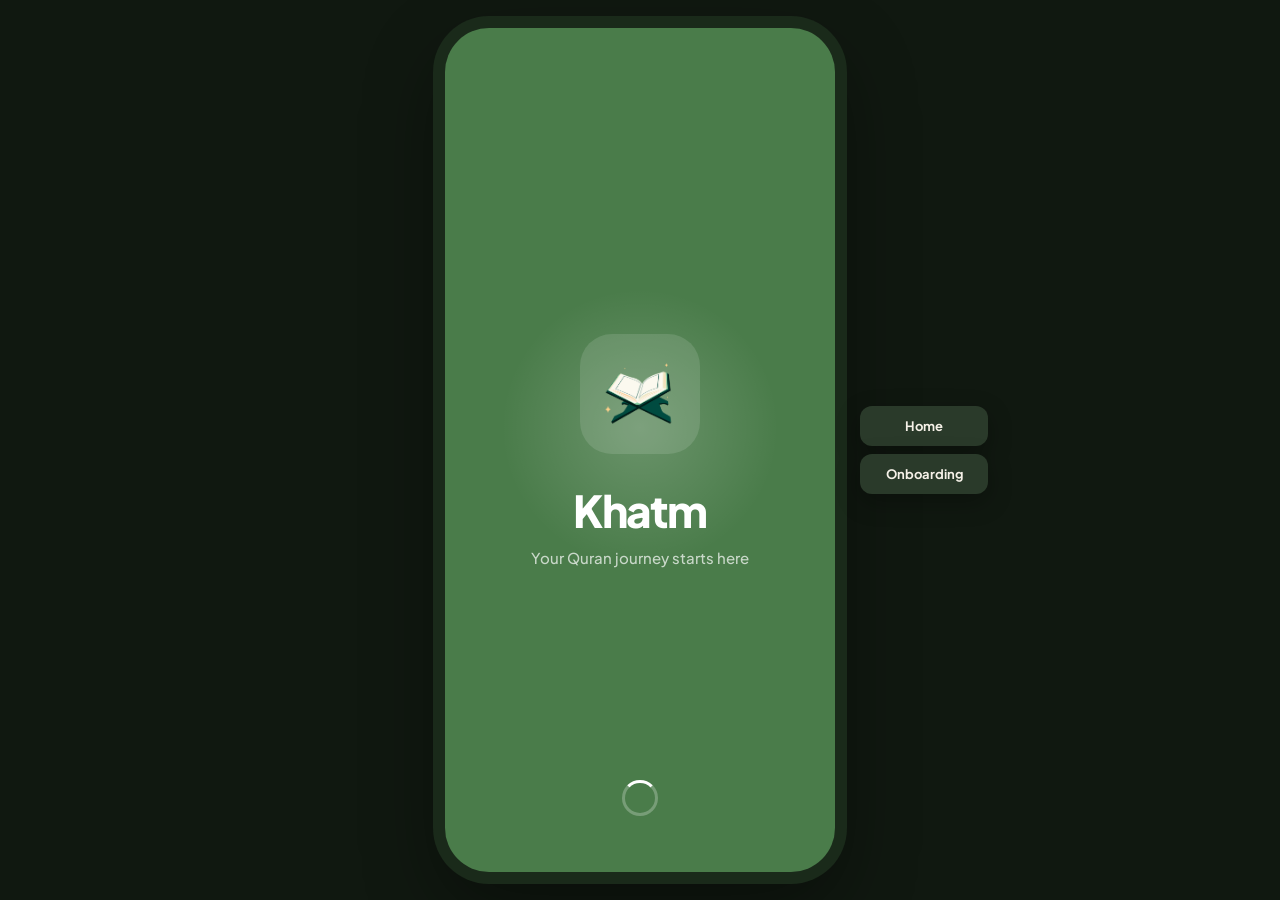
<file: index.html>
<!DOCTYPE html>
<html lang="en">
<head>
  <meta charset="UTF-8" />
  <meta name="viewport" content="width=device-width, initial-scale=1, viewport-fit=cover" />
  <title>Khatm</title>
  <script>
    (function () {
      var saved = localStorage.getItem("khatm-theme");
      var theme = saved || (window.matchMedia("(prefers-color-scheme: dark)").matches ? "dark" : "light");
      document.documentElement.setAttribute("data-theme", theme);
    })();
  </script>
  <link rel="preconnect" href="https://fonts.googleapis.com" />
  <link rel="preconnect" href="https://fonts.gstatic.com" crossorigin />
  <link href="https://fonts.googleapis.com/css2?family=Plus+Jakarta+Sans:wght@500;600;700;800&display=swap" rel="stylesheet" />
  <link rel="stylesheet" href="splash.css" />
  <link rel="stylesheet" href="preview-nav.css" />
</head>
<body>
  <div class="device">
    <div class="phone splash-phone">
      <div class="splash">
        <div class="splash-glow" aria-hidden="true"></div>
        <div class="splash-mark">
          <img src="assets/quran-rehal.png" alt="" width="120" height="120" />
        </div>
        <h1 class="splash-title">Khatm</h1>
        <p class="splash-tagline">Your Quran journey starts here</p>
        <div class="splash-loader" aria-hidden="true">
          <span></span>
        </div>
      </div>
    </div>
  </div>
  <script src="splash.js"></script>
  <script src="preview-nav.js"></script>
</body>
</html>
</file>
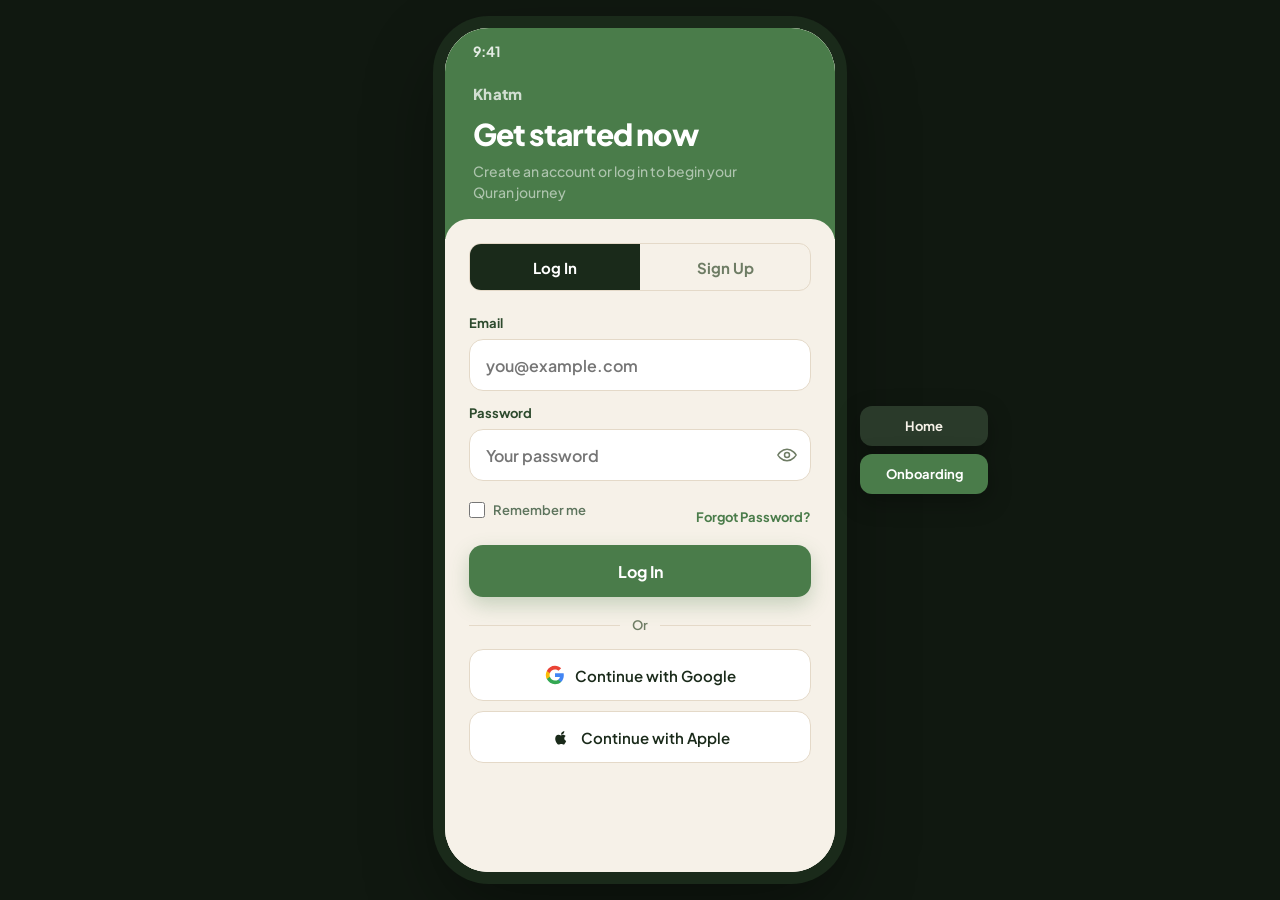
<file: onboarding.html>
<!DOCTYPE html>
<html lang="en">
<head>
  <meta charset="UTF-8" />
  <meta name="viewport" content="width=device-width, initial-scale=1, viewport-fit=cover" />
  <title>Khatm · Welcome</title>
  <script>
    (function () {
      var saved = localStorage.getItem("khatm-theme");
      var theme = saved || (window.matchMedia("(prefers-color-scheme: dark)").matches ? "dark" : "light");
      document.documentElement.setAttribute("data-theme", theme);
    })();
  </script>
  <link rel="preconnect" href="https://fonts.googleapis.com" />
  <link rel="preconnect" href="https://fonts.gstatic.com" crossorigin />
  <link href="https://fonts.googleapis.com/css2?family=Noto+Naskh+Arabic:wght@500;700&family=Plus+Jakarta+Sans:wght@400;500;600;700;800&display=swap" rel="stylesheet" />
  <link rel="stylesheet" href="onboarding.css" />
  <link rel="stylesheet" href="preview-nav.css" />
</head>
<body data-preview="onboarding.html">
  <div class="device">
    <div class="phone">
      <!-- ── Auth screen ── -->
      <div class="auth-screen" id="auth-screen">
        <!-- Dark header -->
        <div class="auth-header">
          <div class="status-bar auth-status-bar">
            <span class="status-time">9:41</span>
            <span aria-hidden="true"> </span>
          </div>
          <div class="auth-header-text">
            <p class="auth-header-brand">Khatm</p>
            <h1 class="auth-header-title">Get started now</h1>
            <p class="auth-header-copy">Create an account or log in to begin your Quran journey</p>
          </div>
        </div>

        <!-- White card with tab toggle -->
        <div class="auth-card">
          <!-- Tab toggle -->
          <div class="auth-tabs">
            <button class="auth-tab is-active" type="button" data-tab="login">Log In</button>
            <button class="auth-tab" type="button" data-tab="signup">Sign Up</button>
          </div>

          <!-- Login form -->
          <div class="auth-form is-active" id="auth-login-form">
            <label class="onboard-label" for="login-email">Email</label>
            <input class="onboard-input" id="login-email" type="email" placeholder="you@example.com" autocomplete="email" />

            <label class="onboard-label" for="login-password">Password</label>
            <div class="password-field">
              <input class="onboard-input" id="login-password" type="password" placeholder="Your password" autocomplete="current-password" />
              <button class="password-toggle" type="button" aria-label="Show password">
                <svg viewBox="0 0 24 24" width="20" height="20" fill="none" stroke="currentColor" stroke-width="1.8" stroke-linecap="round" stroke-linejoin="round"><path d="M1 12s4-7 11-7 11 7 11 7-4 7-11 7S1 12 1 12z"/><circle cx="12" cy="12" r="3"/></svg>
              </button>
            </div>

            <div class="auth-meta-row">
              <label class="auth-remember"><input type="checkbox" /> Remember me</label>
              <button class="auth-forgot" type="button">Forgot Password?</button>
            </div>

            <button class="auth-submit" type="button" id="auth-login-submit">Log In</button>
          </div>

          <!-- Signup form -->
          <div class="auth-form" id="auth-signup-form">
            <label class="onboard-label" for="signup-name">Full name</label>
            <input class="onboard-input" id="signup-name" type="text" placeholder="Faizan Ahmad" autocomplete="name" />

            <label class="onboard-label" for="signup-email">Email</label>
            <input class="onboard-input" id="signup-email" type="email" placeholder="you@example.com" autocomplete="email" />

            <label class="onboard-label" for="signup-password">Password</label>
            <div class="password-field">
              <input class="onboard-input" id="signup-password" type="password" placeholder="Create a password" autocomplete="new-password" />
              <button class="password-toggle" type="button" aria-label="Show password">
                <svg viewBox="0 0 24 24" width="20" height="20" fill="none" stroke="currentColor" stroke-width="1.8" stroke-linecap="round" stroke-linejoin="round"><path d="M1 12s4-7 11-7 11 7 11 7-4 7-11 7S1 12 1 12z"/><circle cx="12" cy="12" r="3"/></svg>
              </button>
            </div>

            <button class="auth-submit" type="button" id="auth-signup-submit">Sign Up</button>
          </div>

          <!-- Shared social buttons -->
          <div class="auth-divider"><span>Or</span></div>

          <button class="auth-social" type="button" id="google-auth">
            <svg viewBox="0 0 24 24" width="20" height="20"><path d="M22.56 12.25c0-.78-.07-1.53-.2-2.25H12v4.26h5.92a5.06 5.06 0 0 1-2.2 3.32v2.77h3.57c2.08-1.92 3.28-4.74 3.28-8.1z" fill="#4285F4"/><path d="M12 23c2.97 0 5.46-.98 7.28-2.66l-3.57-2.77c-.98.66-2.23 1.06-3.71 1.06-2.86 0-5.29-1.93-6.16-4.53H2.18v2.84C3.99 20.53 7.7 23 12 23z" fill="#34A853"/><path d="M5.84 14.09a6.97 6.97 0 0 1 0-4.17V7.07H2.18a11.01 11.01 0 0 0 0 9.86l3.66-2.84z" fill="#FBBC05"/><path d="M12 5.38c1.62 0 3.06.56 4.21 1.64l3.15-3.15C17.45 2.09 14.97 1 12 1 7.7 1 3.99 3.47 2.18 7.07l3.66 2.84c.87-2.6 3.3-4.53 6.16-4.53z" fill="#EA4335"/></svg>
            Continue with Google
          </button>

          <button class="auth-social" type="button" id="apple-auth">
            <svg viewBox="0 0 24 24" width="20" height="20" fill="currentColor"><path d="M17.05 20.28c-.98.95-2.05.88-3.08.4-1.09-.5-2.08-.52-3.23 0-1.44.65-2.2.46-3.06-.4C3.79 16.17 4.36 9.53 8.9 9.28c1.26.07 2.13.72 2.91.77.99-.2 1.95-.78 3.01-.7 1.27.1 2.23.6 2.86 1.5-2.63 1.57-2 5.01.53 5.97-.63 1.64-1.44 3.24-3.15 4.46zM12.03 9.22c-.15-2.34 1.78-4.3 3.97-4.5.3 2.62-2.38 4.6-3.97 4.5z"/></svg>
            Continue with Apple
          </button>
        </div>
      </div>

      <!-- ── Onboarding flow ── -->
      <div class="status-bar onboard-status-bar" id="onboard-status-bar" style="display:none;">
        <span class="status-time">9:41</span>
        <span aria-hidden="true"> </span>
      </div>

      <div class="onboard" id="onboard-main" style="display:none;">
        <div class="onboard-top">
          <button class="onboard-back" type="button" id="onboard-back" aria-label="Back">
            <svg viewBox="0 0 24 24" width="22" height="22" fill="none" stroke="currentColor" stroke-width="2" stroke-linecap="round"><path d="M15 6l-6 6 6 6"/></svg>
          </button>
          <button class="onboard-skip" type="button" id="onboard-skip">Skip</button>
        </div>

        <div class="onboard-dots" aria-hidden="true">
          <span class="onboard-dot is-active"></span>
          <span class="onboard-dot"></span>
          <span class="onboard-dot"></span>
          <span class="onboard-dot"></span>
        </div>

        <div class="onboard-steps">
          <!-- 1 · Name -->
          <section class="onboard-step is-active" data-step="0">
            <div class="onboard-form">
              <h2 class="onboard-title" style="font-size: 24px; margin-bottom: 8px;">What should we call you?</h2>
              <p class="onboard-copy" style="max-width: none; margin-bottom: 20px;">We’ll greet you on the home screen each day.</p>
              <label class="onboard-label" for="onboard-name">Your name</label>
              <input class="onboard-input" id="onboard-name" type="text" placeholder="Faizan Ahmad" autocomplete="name" />
            </div>
          </section>

          <!-- 2 · Khatm goal -->
          <section class="onboard-step" data-step="1">
            <div class="onboard-form">
              <h2 class="onboard-title" style="font-size: 24px; margin-bottom: 8px;">Choose your khatm goal</h2>
              <p class="onboard-copy" style="max-width: none; margin-bottom: 20px;">How long would you like to finish the Quran?</p>
              <div class="onboard-options">
                <button class="onboard-option" type="button" data-goal="30">
                  <span class="onboard-option-copy">
                    <span class="onboard-option-title">30 days</span>
                    <span class="onboard-option-sub">~20 pages per day</span>
                  </span>
                  <span class="onboard-option-check" aria-hidden="true">
                    <svg viewBox="0 0 24 24" width="12" height="12" fill="none" stroke="currentColor" stroke-width="3" stroke-linecap="round"><path d="M5 12.5 10 17.5 19 7.5"/></svg>
                  </span>
                </button>
                <button class="onboard-option is-selected" type="button" data-goal="60">
                  <span class="onboard-option-copy">
                    <span class="onboard-option-title">60 days</span>
                    <span class="onboard-option-sub">~10 pages per day · recommended</span>
                  </span>
                  <span class="onboard-option-check" aria-hidden="true">
                    <svg viewBox="0 0 24 24" width="12" height="12" fill="none" stroke="currentColor" stroke-width="3" stroke-linecap="round"><path d="M5 12.5 10 17.5 19 7.5"/></svg>
                  </span>
                </button>
                <button class="onboard-option" type="button" data-goal="90">
                  <span class="onboard-option-copy">
                    <span class="onboard-option-title">90 days</span>
                    <span class="onboard-option-sub">~7 pages per day</span>
                  </span>
                  <span class="onboard-option-check" aria-hidden="true">
                    <svg viewBox="0 0 24 24" width="12" height="12" fill="none" stroke="currentColor" stroke-width="3" stroke-linecap="round"><path d="M5 12.5 10 17.5 19 7.5"/></svg>
                  </span>
                </button>
                <div class="onboard-option onboard-custom" id="custom-goal">
                  <span class="onboard-option-copy">
                    <span class="onboard-option-title">Custom</span>
                    <span class="onboard-option-sub" id="custom-goal-hint">Set your own number of days</span>
                  </span>
                  <input
                    class="onboard-custom-input"
                    id="custom-goal-days"
                    type="number"
                    min="1"
                    max="365"
                    inputmode="numeric"
                    placeholder="Days"
                    aria-label="Custom khatm days"
                  />
                </div>
              </div>
            </div>
          </section>

          <!-- 3 · Reminder -->
          <section class="onboard-step" data-step="2">
            <div class="onboard-form">
              <h2 class="onboard-title" style="font-size: 24px; margin-bottom: 8px;">Daily reminder</h2>
              <p class="onboard-copy" style="max-width: none; margin-bottom: 20px;">When should we nudge you to read?</p>
              <div class="onboard-options">
                <button class="onboard-option is-selected" type="button" data-reminder="After Fajr">
                  <span class="onboard-option-copy">
                    <span class="onboard-option-title">After Fajr</span>
                    <span class="onboard-option-sub">Start the day with Quran</span>
                  </span>
                  <span class="onboard-option-check" aria-hidden="true">
                    <svg viewBox="0 0 24 24" width="12" height="12" fill="none" stroke="currentColor" stroke-width="3" stroke-linecap="round"><path d="M5 12.5 10 17.5 19 7.5"/></svg>
                  </span>
                </button>
                <button class="onboard-option" type="button" data-reminder="After Maghrib">
                  <span class="onboard-option-copy">
                    <span class="onboard-option-title">After Maghrib</span>
                    <span class="onboard-option-sub">Evening reflection</span>
                  </span>
                  <span class="onboard-option-check" aria-hidden="true">
                    <svg viewBox="0 0 24 24" width="12" height="12" fill="none" stroke="currentColor" stroke-width="3" stroke-linecap="round"><path d="M5 12.5 10 17.5 19 7.5"/></svg>
                  </span>
                </button>
                <button class="onboard-option" type="button" data-reminder="Before sleep">
                  <span class="onboard-option-copy">
                    <span class="onboard-option-title">Before sleep</span>
                    <span class="onboard-option-sub">Wind down with reading</span>
                  </span>
                  <span class="onboard-option-check" aria-hidden="true">
                    <svg viewBox="0 0 24 24" width="12" height="12" fill="none" stroke="currentColor" stroke-width="3" stroke-linecap="round"><path d="M5 12.5 10 17.5 19 7.5"/></svg>
                  </span>
                </button>
              </div>
            </div>
          </section>

          <!-- 4 · Summary -->
          <section class="onboard-step" data-step="3">
            <div class="onboard-form">
              <h2 class="onboard-title" style="font-size: 24px; margin-bottom: 8px;">You’re all set</h2>
              <p class="onboard-copy" style="max-width: none; margin-bottom: 20px;">Here’s your khatm plan. You can change this anytime in Settings.</p>
              <ul class="onboard-summary">
                <li><span>Name</span><span id="summary-name">—</span></li>
                <li><span>Khatm goal</span><span id="summary-goal">60 days</span></li>
                <li><span>Daily reading</span><span id="summary-pages">3 pages / day</span></li>
                <li><span>Reminder</span><span id="summary-reminder">After Fajr</span></li>
              </ul>
            </div>
          </section>
        </div>

        <div class="onboard-foot">
          <button class="onboard-next" type="button" id="onboard-next">Get started</button>
        </div>
      </div>
    </div>
  </div>

  <script src="onboarding.js"></script>
  <script src="preview-nav.js"></script>
</body>
</html>
</file>
<file: splash.css>
:root {
  --bg: #F6F1E8;
  --forest-dark: #1A2A1A;
  --green: #4A7C4A;
  --muted-forest: #5C735C;
  --device-bg: #101810;
  --bezel: #1A2A1A;
  --reading-grad: linear-gradient(135deg, #5B8F5C 0%, #3E6B40 58%, #2D4A2D 100%);
  color-scheme: light;
  font-family: "Plus Jakarta Sans", -apple-system, BlinkMacSystemFont, "Segoe UI", sans-serif;
}

[data-theme="dark"] {
  --bg: #121912;
  --forest-dark: #F0EBE2;
  --green: #5E9A5A;
  --muted-forest: #A8B8A4;
  --device-bg: #070A07;
  --bezel: #0A100A;
  --reading-grad: linear-gradient(135deg, #3F6B40 0%, #2C4A2D 58%, #1A2A1A 100%);
  color-scheme: dark;
}

*,
*::before,
*::after {
  box-sizing: border-box;
  margin: 0;
  padding: 0;
}

html,
body {
  min-height: 100%;
}

body {
  background: var(--device-bg);
  color: var(--forest-dark);
  -webkit-font-smoothing: antialiased;
}

.device {
  min-height: 100vh;
  display: flex;
  align-items: center;
  justify-content: center;
  padding: 24px 16px;
}

.phone {
  position: relative;
  width: 390px;
  height: 844px;
  max-height: calc(100vh - 48px);
  background: var(--bg);
  border-radius: 44px;
  overflow: hidden;
  box-shadow:
    0 0 0 12px var(--bezel),
    0 30px 80px rgba(0, 0, 0, 0.45);
  display: flex;
  flex-direction: column;
}

.splash-phone {
  background: var(--green);
}

.splash {
  flex: 1;
  display: flex;
  flex-direction: column;
  align-items: center;
  justify-content: center;
  text-align: center;
  position: relative;
  padding: 32px;
}

.splash-glow {
  position: absolute;
  width: 280px;
  height: 280px;
  border-radius: 50%;
  background: radial-gradient(circle, rgba(255,255,255,0.18) 0%, transparent 70%);
  top: 50%;
  left: 50%;
  transform: translate(-50%, -58%);
  pointer-events: none;
}

.splash-mark {
  width: 120px;
  height: 120px;
  border-radius: 32px;
  display: grid;
  place-items: center;
  background: rgba(255,255,255,0.12);
  margin-bottom: 28px;
  animation: splash-pop 0.7s cubic-bezier(0.22, 1, 0.36, 1) both;
}

.splash-mark img {
  width: 88px;
  height: auto;
  display: block;
  object-fit: contain;
}

.splash-title {
  font-size: 44px;
  font-weight: 800;
  letter-spacing: -0.04em;
  color: #fff;
  margin-bottom: 10px;
  animation: splash-fade-up 0.6s ease 0.15s both;
}

.splash-tagline {
  font-size: 15px;
  font-weight: 500;
  color: rgba(255,255,255,0.7);
  animation: splash-fade-up 0.6s ease 0.28s both;
}

.splash-loader {
  position: absolute;
  bottom: 56px;
  width: 36px;
  height: 36px;
  animation: splash-fade-up 0.5s ease 0.45s both;
}

.splash-loader span {
  display: block;
  width: 100%;
  height: 100%;
  border-radius: 50%;
  border: 3px solid rgba(255,255,255,0.25);
  border-top-color: #fff;
  animation: splash-spin 0.8s linear infinite;
}

@keyframes splash-pop {
  from {
    opacity: 0;
    transform: scale(0.7);
  }
  to {
    opacity: 1;
    transform: scale(1);
  }
}

@keyframes splash-fade-up {
  from {
    opacity: 0;
    transform: translateY(12px);
  }
  to {
    opacity: 1;
    transform: translateY(0);
  }
}

@keyframes splash-spin {
  to {
    transform: rotate(360deg);
  }
}

@media (max-width: 430px) {
  body {
    background: var(--green);
  }

  .device {
    padding: 0;
    min-height: 100dvh;
  }

  .phone {
    width: 100%;
    height: 100dvh;
    max-height: none;
    border-radius: 0;
    box-shadow: none;
  }
}
</file>
<file: preview-nav.css>
.preview-nav {
  position: fixed;
  left: calc(50% + 220px);
  top: 50%;
  transform: translateY(-50%);
  z-index: 100;
  display: flex;
  flex-direction: column;
  gap: 8px;
  font-family: "Plus Jakarta Sans", -apple-system, BlinkMacSystemFont, "Segoe UI", sans-serif;
}

.preview-nav-btn {
  min-width: 128px;
  height: 40px;
  padding: 0 14px;
  border: none;
  border-radius: 12px;
  background: #2A3A2A;
  color: #F6F1E8;
  font: inherit;
  font-size: 13px;
  font-weight: 700;
  cursor: pointer;
  box-shadow: 0 8px 24px rgba(0, 0, 0, 0.28);
}

.preview-nav-btn:hover {
  background: #3A4E3A;
}

.preview-nav-btn.is-current {
  background: #4A7C4A;
  color: #fff;
}

@media (max-width: 900px) {
  .preview-nav {
    left: auto;
    right: 12px;
    top: auto;
    bottom: 16px;
    transform: none;
    flex-direction: row;
  }

  .preview-nav-btn {
    min-width: 0;
    padding: 0 12px;
  }
}
</file>
<file: onboarding.css>
:root {
  --bg: #F6F1E8;
  --forest: #2D4A2D;
  --forest-dark: #1A2A1A;
  --green: #4A7C4A;
  --sand: #C4A882;
  --sand-light: #E8DFD0;
  --sand-chip: #EDE5D8;
  --text: #1A2A1A;
  --muted: #6E7C64;
  --muted-forest: #5C735C;
  --divider: #E4D9C8;
  --card: #ffffff;
  --trend-bg: #E7F3E8;
  --device-bg: #101810;
  --bezel: #1A2A1A;
  --reading-grad: linear-gradient(135deg, #5B8F5C 0%, #3E6B40 58%, #2D4A2D 100%);
  --safe-bottom: env(safe-area-inset-bottom, 0px);
  color-scheme: light;
  font-family: "Plus Jakarta Sans", -apple-system, BlinkMacSystemFont, "Segoe UI", sans-serif;
}

[data-theme="dark"] {
  --bg: #121912;
  --forest: #C5D6C2;
  --forest-dark: #F0EBE2;
  --green: #5E9A5A;
  --sand: #C4A882;
  --sand-light: #2C382C;
  --sand-chip: #1E271E;
  --text: #F0EBE2;
  --muted: #9AAB94;
  --muted-forest: #A8B8A4;
  --divider: #2C382C;
  --card: #1A221A;
  --trend-bg: #243324;
  --device-bg: #070A07;
  --bezel: #0A100A;
  --reading-grad: linear-gradient(135deg, #3F6B40 0%, #2C4A2D 58%, #1A2A1A 100%);
  color-scheme: dark;
}

*,
*::before,
*::after {
  box-sizing: border-box;
  margin: 0;
  padding: 0;
}

html,
body {
  min-height: 100%;
}

body {
  background: var(--device-bg);
  color: var(--text);
  -webkit-font-smoothing: antialiased;
}

button,
input {
  font: inherit;
  color: inherit;
}

button {
  border: none;
  background: none;
  cursor: pointer;
}

.device {
  min-height: 100vh;
  display: flex;
  align-items: center;
  justify-content: center;
  padding: 24px 16px;
}

.phone {
  position: relative;
  width: 390px;
  height: 844px;
  max-height: calc(100vh - 48px);
  background: var(--bg);
  border-radius: 44px;
  overflow: hidden;
  box-shadow:
    0 0 0 12px var(--bezel),
    0 30px 80px rgba(0, 0, 0, 0.45);
  display: flex;
  flex-direction: column;
}

.status-bar {
  flex: 0 0 auto;
  display: flex;
  align-items: center;
  justify-content: space-between;
  padding: 14px 28px 0;
  font-size: 14px;
  font-weight: 700;
  color: var(--forest-dark);
}

.onboard {
  flex: 1;
  min-height: 0;
  display: flex;
  flex-direction: column;
  padding: 8px 24px calc(20px + var(--safe-bottom));
}

.onboard-top {
  display: flex;
  align-items: center;
  justify-content: space-between;
  min-height: 44px;
  margin-bottom: 8px;
}

.onboard-back {
  width: 44px;
  height: 44px;
  display: grid;
  place-items: center;
  color: var(--forest-dark);
  border-radius: 12px;
  visibility: hidden;
}

.onboard-back.is-visible {
  visibility: visible;
}

.onboard-skip {
  font-size: 14px;
  font-weight: 700;
  color: var(--muted-forest);
  padding: 10px 4px;
}

.onboard-dots {
  display: flex;
  align-items: center;
  justify-content: center;
  gap: 6px;
  margin-bottom: 20px;
}

.onboard-dot {
  width: 7px;
  height: 7px;
  border-radius: 50%;
  background: var(--sand-light);
  transition: width 0.25s ease, background 0.25s ease;
}

.onboard-dot.is-active {
  width: 22px;
  border-radius: 999px;
  background: var(--green);
}

.onboard-steps {
  flex: 1;
  min-height: 0;
  position: relative;
  overflow: hidden;
}

.onboard-step {
  position: absolute;
  inset: 0;
  display: flex;
  flex-direction: column;
  opacity: 0;
  transform: translateX(24px);
  pointer-events: none;
  transition: opacity 0.32s ease, transform 0.32s ease;
}

.onboard-step.is-active {
  opacity: 1;
  transform: translateX(0);
  pointer-events: auto;
}

.onboard-step.is-exiting {
  opacity: 0;
  transform: translateX(-24px);
}

/* ── Auth screen ── */

.auth-screen {
  position: absolute;
  inset: 0;
  display: flex;
  flex-direction: column;
  z-index: 10;
  background: var(--bg);
  transition: opacity 0.4s ease, visibility 0.4s ease;
}

.auth-screen.is-hidden {
  opacity: 0;
  visibility: hidden;
  pointer-events: none;
}

.auth-header {
  flex: 0 0 auto;
  background: var(--green);
  padding-bottom: 36px;
}

[data-theme="dark"] .auth-header {
  background: var(--green);
}

.auth-status-bar {
  color: rgba(255,255,255,0.85) !important;
}

.auth-header-text {
  padding: 24px 28px 0;
}

.auth-header-brand {
  font-size: 15px;
  font-weight: 800;
  color: rgba(255,255,255,0.75);
  letter-spacing: 0.02em;
  margin-bottom: 12px;
}

.auth-header-title {
  font-size: 30px;
  font-weight: 800;
  letter-spacing: -0.03em;
  color: #fff;
  margin-bottom: 8px;
}

.auth-header-copy {
  font-size: 14px;
  line-height: 1.5;
  font-weight: 500;
  color: rgba(255,255,255,0.55);
  max-width: 280px;
}

.auth-card {
  flex: 1;
  min-height: 0;
  background: var(--bg);
  border-radius: 24px 24px 0 0;
  margin-top: -20px;
  position: relative;
  z-index: 3;
  padding: 24px 24px calc(24px + var(--safe-bottom));
  overflow-y: auto;
}

/* Tab toggle */
.auth-tabs {
  display: flex;
  border-radius: 12px;
  border: 1.5px solid var(--divider);
  overflow: hidden;
  margin-bottom: 24px;
}

.auth-tab {
  flex: 1;
  height: 46px;
  font-size: 15px;
  font-weight: 700;
  color: var(--muted);
  background: transparent;
  transition: background 0.2s, color 0.2s;
}

.auth-tab.is-active {
  background: var(--forest-dark);
  color: #fff;
}

[data-theme="dark"] .auth-tab.is-active {
  background: var(--green);
}

.auth-form {
  display: none;
}

.auth-form.is-active {
  display: block;
}

.auth-form .onboard-label {
  margin-top: 14px;
}

.auth-form .onboard-label:first-child {
  margin-top: 0;
}

.auth-meta-row {
  display: flex;
  align-items: center;
  justify-content: space-between;
  margin-top: 14px;
}

.auth-remember {
  display: flex;
  align-items: center;
  gap: 8px;
  font-size: 13px;
  font-weight: 600;
  color: var(--muted-forest);
  cursor: pointer;
}

.auth-remember input {
  width: 16px;
  height: 16px;
  accent-color: var(--green);
  cursor: pointer;
}

.auth-forgot {
  font-size: 13px;
  font-weight: 700;
  color: var(--green);
}

.auth-submit {
  width: 100%;
  height: 52px;
  margin-top: 20px;
  border-radius: 14px;
  background: var(--green);
  color: #fff;
  font-size: 16px;
  font-weight: 700;
  box-shadow: 0 8px 20px rgba(74, 124, 74, 0.28);
  transition: transform 0.15s ease;
}

.auth-submit:active {
  transform: scale(0.97);
}

.auth-social {
  display: flex;
  align-items: center;
  justify-content: center;
  gap: 10px;
  width: 100%;
  height: 52px;
  border-radius: 14px;
  border: 1.5px solid var(--divider);
  background: var(--card);
  font-family: inherit;
  font-size: 15px;
  font-weight: 600;
  color: var(--forest-dark);
  margin-bottom: 10px;
  transition: background 0.2s;
}

.auth-social:last-child {
  margin-bottom: 0;
}

.auth-social:active {
  background: var(--sand-light);
}

.onboard-status-bar {
  flex: 0 0 auto;
}

/* ── Auth screens (shared) ── */

.password-field {
  position: relative;
}

.password-field .onboard-input {
  padding-right: 48px;
}

.password-toggle {
  position: absolute;
  top: 0;
  right: 0;
  width: 48px;
  height: 52px;
  display: grid;
  place-items: center;
  color: var(--muted);
}

.auth-forgot {
  display: block;
  margin: 14px 0 0;
  font-size: 13px;
  font-weight: 700;
  color: var(--green);
  text-align: right;
}

.auth-divider {
  display: flex;
  align-items: center;
  gap: 12px;
  margin: 20px 0 16px;
}

.auth-divider::before,
.auth-divider::after {
  content: "";
  flex: 1;
  height: 1px;
  background: var(--divider);
}

.auth-divider span {
  font-size: 13px;
  font-weight: 600;
  color: var(--muted);
}

.onboard-hero {
  flex: 1;
  display: flex;
  flex-direction: column;
  align-items: center;
  justify-content: center;
  text-align: center;
  padding: 12px 0 24px;
}

.onboard-icon {
  width: 88px;
  height: 88px;
  border-radius: 28px;
  display: grid;
  place-items: center;
  background: var(--reading-grad);
  color: var(--sand);
  margin-bottom: 24px;
  box-shadow: 0 12px 32px rgba(45, 74, 45, 0.28);
}

.onboard-icon svg {
  width: 44px;
  height: 44px;
}

.onboard-kicker {
  font-size: 13px;
  font-weight: 600;
  color: var(--muted);
  margin-bottom: 8px;
}

.onboard-title {
  font-size: 28px;
  font-weight: 800;
  letter-spacing: -0.03em;
  color: var(--forest-dark);
  line-height: 1.15;
  margin-bottom: 12px;
}

.onboard-title[lang="ar"] {
  font-family: "Noto Naskh Arabic", serif;
  font-size: 32px;
}

.onboard-copy {
  font-size: 15px;
  line-height: 1.55;
  color: var(--muted-forest);
  max-width: 280px;
}

.onboard-form {
  flex: 1;
  min-height: 0;
  overflow: auto;
  padding: 4px 0 16px;
}

.onboard-label {
  display: block;
  font-size: 13px;
  font-weight: 700;
  color: var(--forest);
  margin-bottom: 8px;
}

.onboard-input {
  width: 100%;
  height: 52px;
  padding: 0 16px;
  border: 1.5px solid var(--divider);
  border-radius: 14px;
  background: var(--card);
  font-size: 16px;
  font-weight: 600;
  color: var(--forest-dark);
  outline: none;
  transition: border-color 0.2s ease, box-shadow 0.2s ease;
}

.onboard-input:focus {
  border-color: var(--green);
  box-shadow: 0 0 0 3px rgba(74, 124, 74, 0.18);
}

.onboard-options {
  display: flex;
  flex-direction: column;
  gap: 10px;
}

.onboard-option {
  display: flex;
  align-items: center;
  justify-content: space-between;
  gap: 12px;
  width: 100%;
  min-height: 56px;
  padding: 14px 16px;
  border-radius: 16px;
  border: 1.5px solid var(--divider);
  background: var(--card);
  text-align: left;
  transition: border-color 0.2s ease, background 0.2s ease;
}

.onboard-option.is-selected {
  border-color: var(--green);
  background: var(--trend-bg);
}

[data-theme="dark"] .onboard-option.is-selected {
  background: var(--trend-bg);
}

.onboard-option-copy {
  display: flex;
  flex-direction: column;
  gap: 2px;
}

.onboard-option-title {
  font-size: 15px;
  font-weight: 700;
  color: var(--forest-dark);
}

.onboard-option-sub {
  font-size: 12px;
  font-weight: 600;
  color: var(--muted);
}

.onboard-option-check {
  width: 22px;
  height: 22px;
  border-radius: 50%;
  border: 2px solid var(--divider);
  flex: 0 0 auto;
  display: grid;
  place-items: center;
  color: transparent;
  transition: border-color 0.2s ease, background 0.2s ease, color 0.2s ease;
}

.onboard-option.is-selected .onboard-option-check {
  border-color: var(--green);
  background: var(--green);
  color: #fff;
}

.onboard-custom {
  cursor: text;
}

.onboard-custom-input {
  width: 78px;
  height: 36px;
  flex: 0 0 auto;
  padding: 0 10px;
  border: 1.5px solid var(--divider);
  border-radius: 10px;
  background: var(--bg);
  font-size: 15px;
  font-weight: 800;
  color: var(--forest-dark);
  text-align: center;
  outline: none;
}

.onboard-custom-input::-webkit-outer-spin-button,
.onboard-custom-input::-webkit-inner-spin-button {
  -webkit-appearance: none;
  margin: 0;
}

.onboard-custom-input {
  appearance: textfield;
  -moz-appearance: textfield;
}

.onboard-custom.is-selected .onboard-custom-input {
  border-color: var(--green);
}

.onboard-summary {
  margin-top: 8px;
  padding: 16px;
  border-radius: 18px;
  background: var(--card);
  border: 1px solid var(--divider);
}

.onboard-summary li {
  list-style: none;
  display: flex;
  justify-content: space-between;
  gap: 12px;
  padding: 10px 0;
  font-size: 14px;
  border-bottom: 1px solid var(--divider);
}

.onboard-summary li:last-child {
  border-bottom: none;
}

.onboard-summary span:first-child {
  color: var(--muted);
  font-weight: 600;
}

.onboard-summary span:last-child {
  color: var(--forest-dark);
  font-weight: 700;
  text-align: right;
}

.onboard-foot {
  flex: 0 0 auto;
  padding-top: 12px;
}

.onboard-next {
  width: 100%;
  height: 52px;
  border-radius: 16px;
  background: var(--green);
  color: #fff;
  font-size: 16px;
  font-weight: 700;
  box-shadow: 0 8px 20px rgba(74, 124, 74, 0.28);
}

.onboard-next:disabled {
  opacity: 0.45;
  cursor: not-allowed;
  box-shadow: none;
}

@media (max-width: 430px) {
  body {
    background: var(--bg);
  }

  .device {
    padding: 0;
    min-height: 100dvh;
  }

  .phone {
    width: 100%;
    height: 100dvh;
    max-height: none;
    border-radius: 0;
    box-shadow: none;
  }
}
</file>
